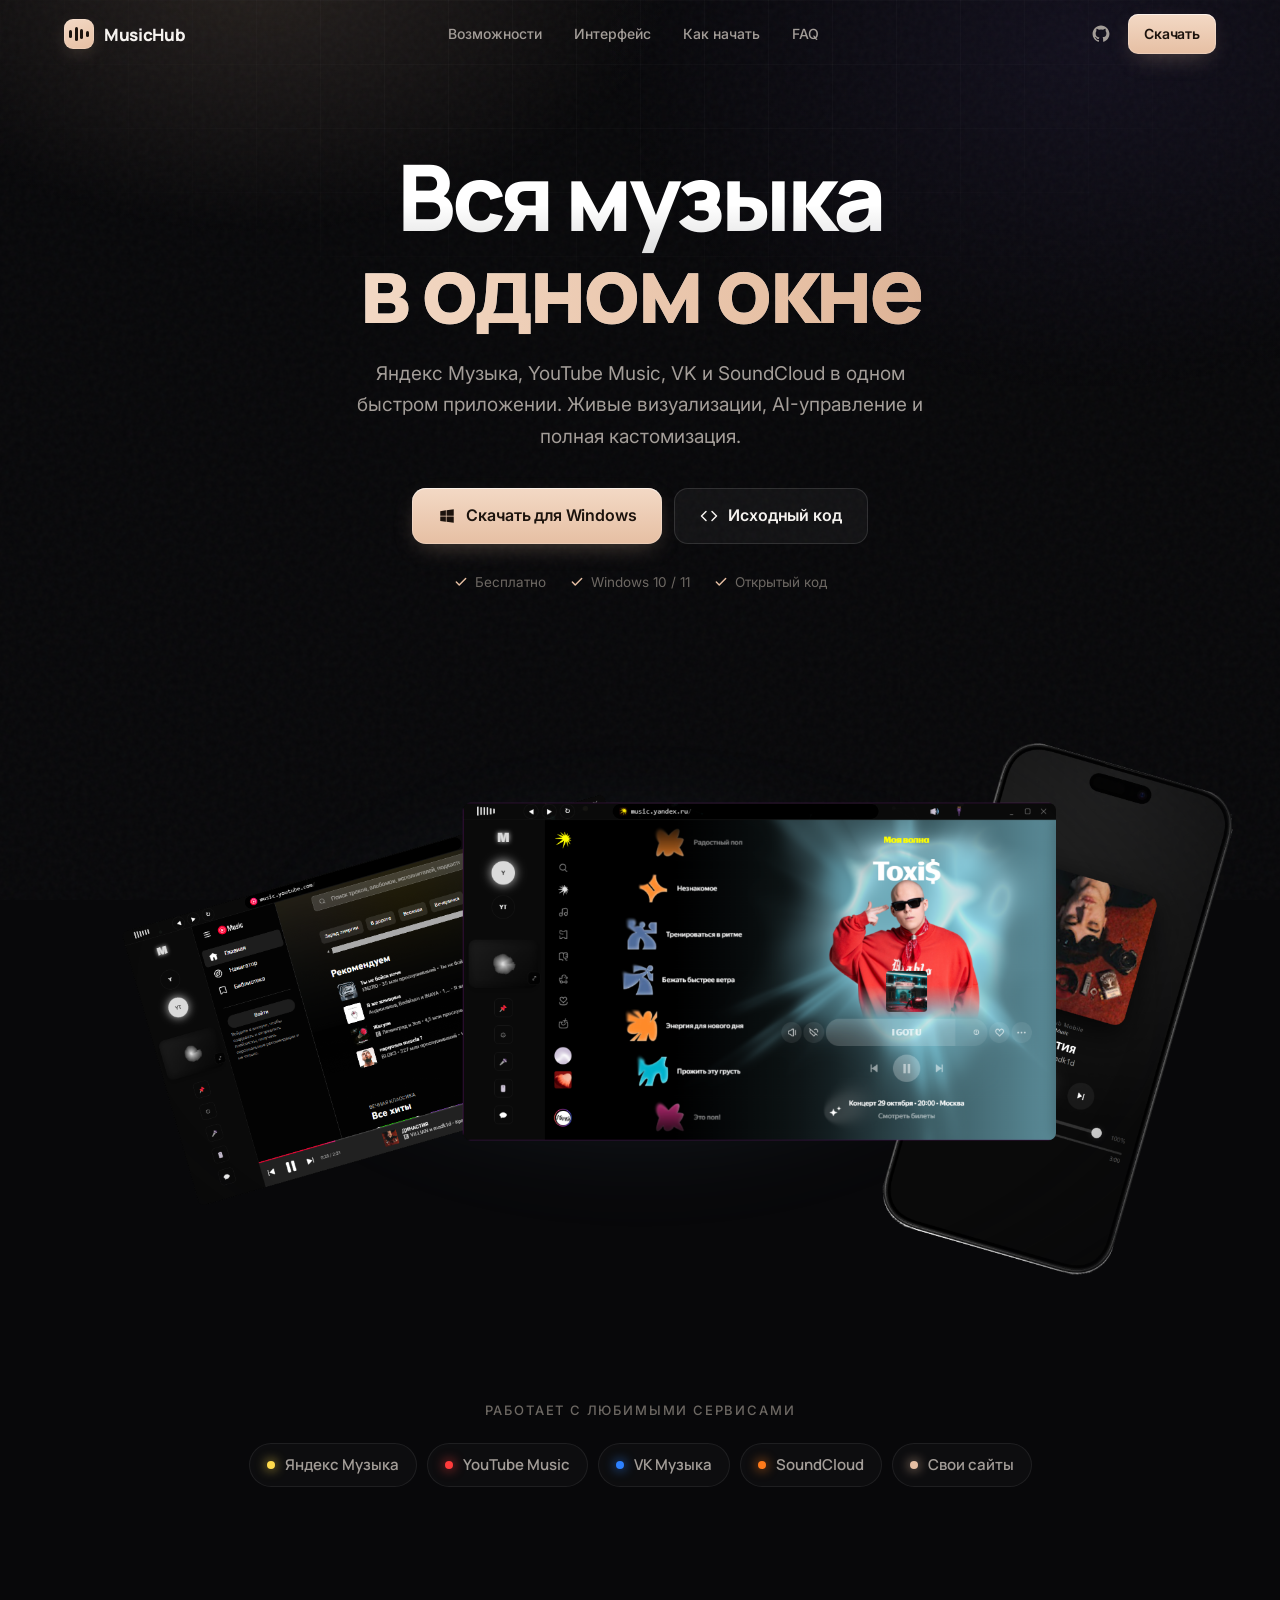
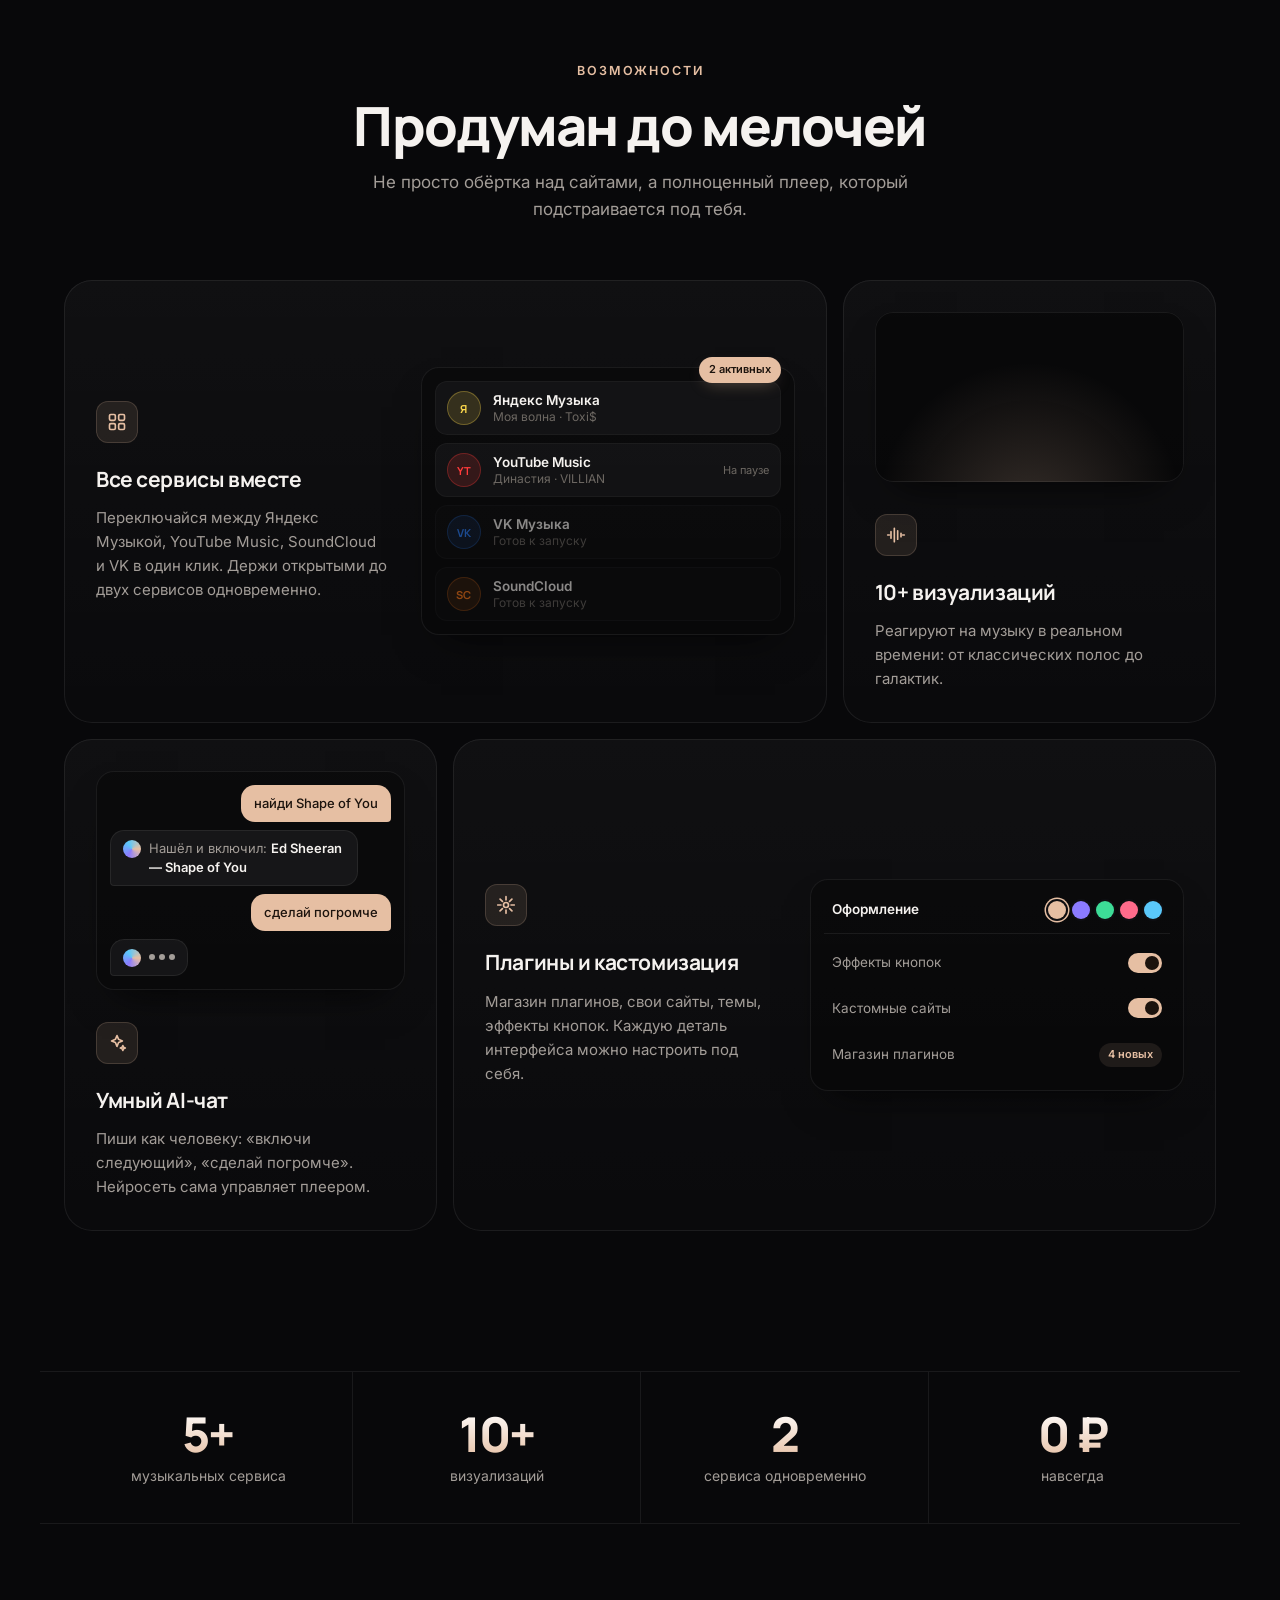
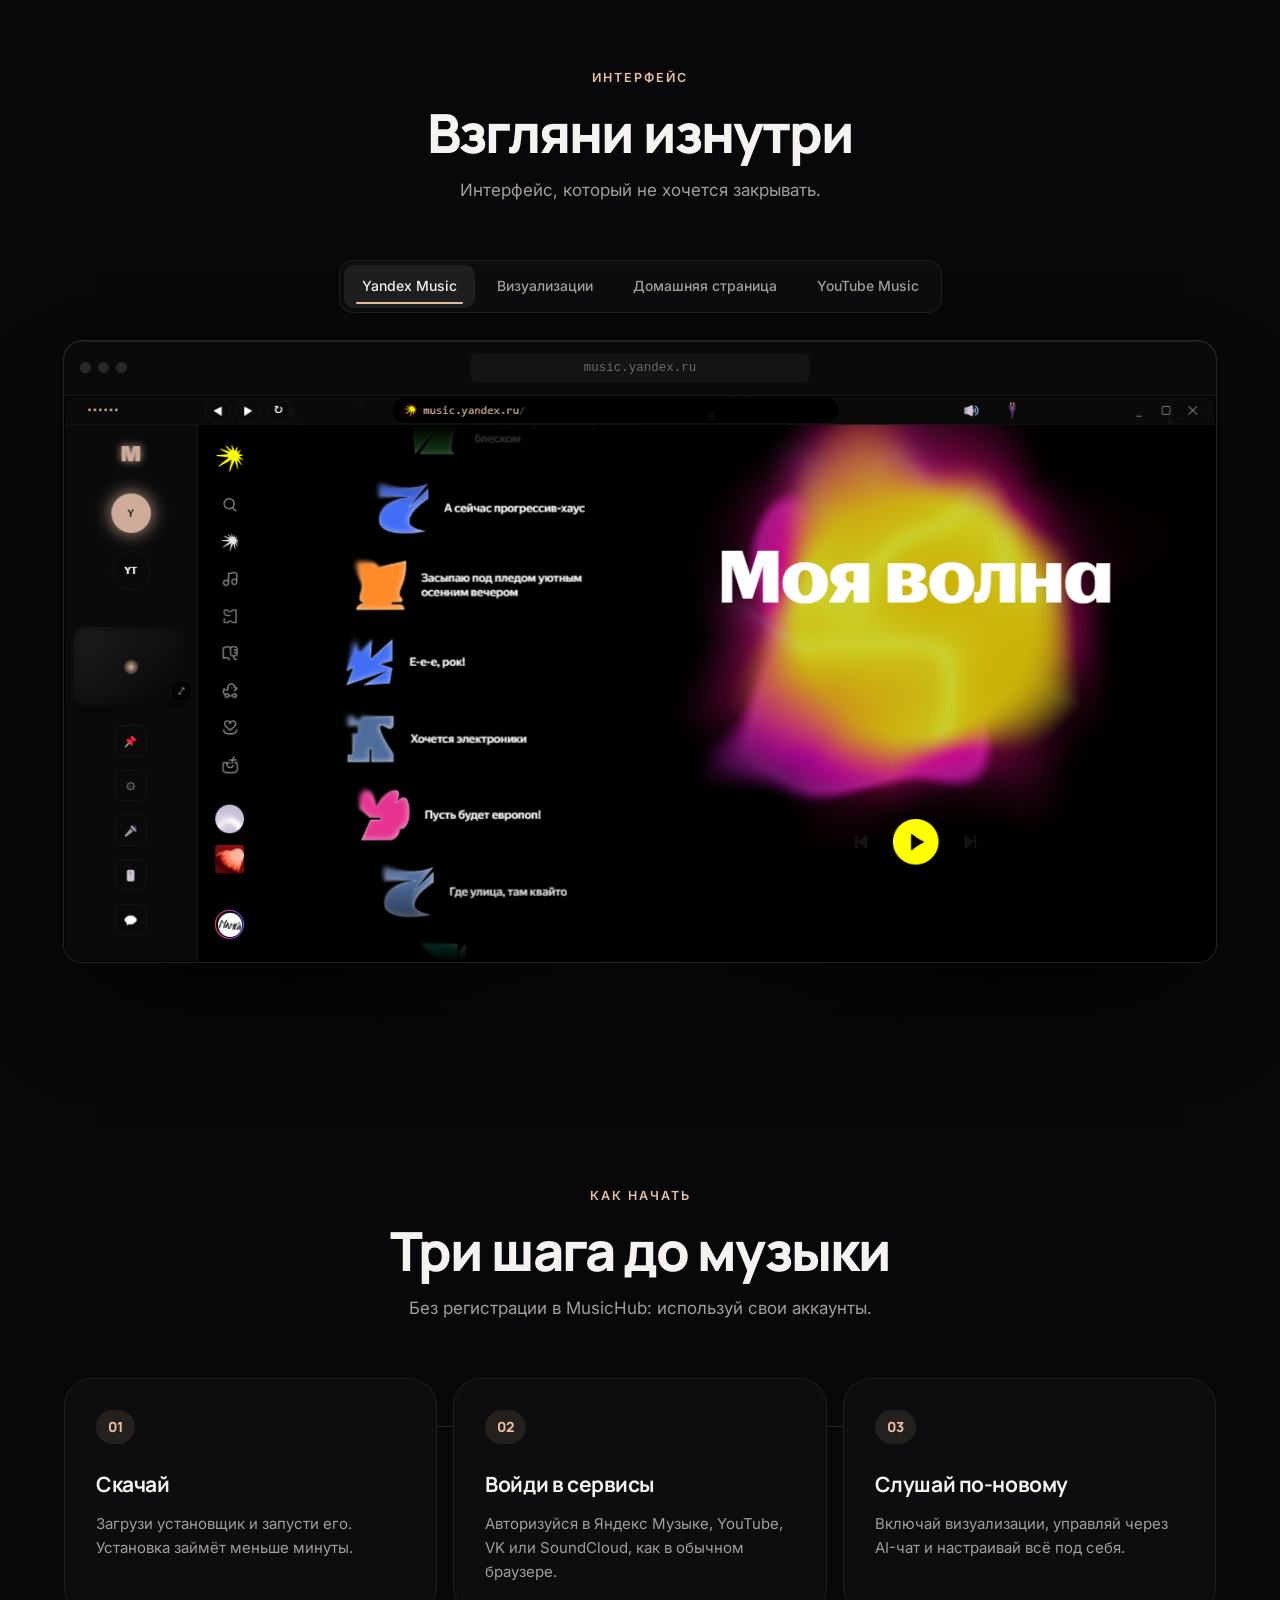
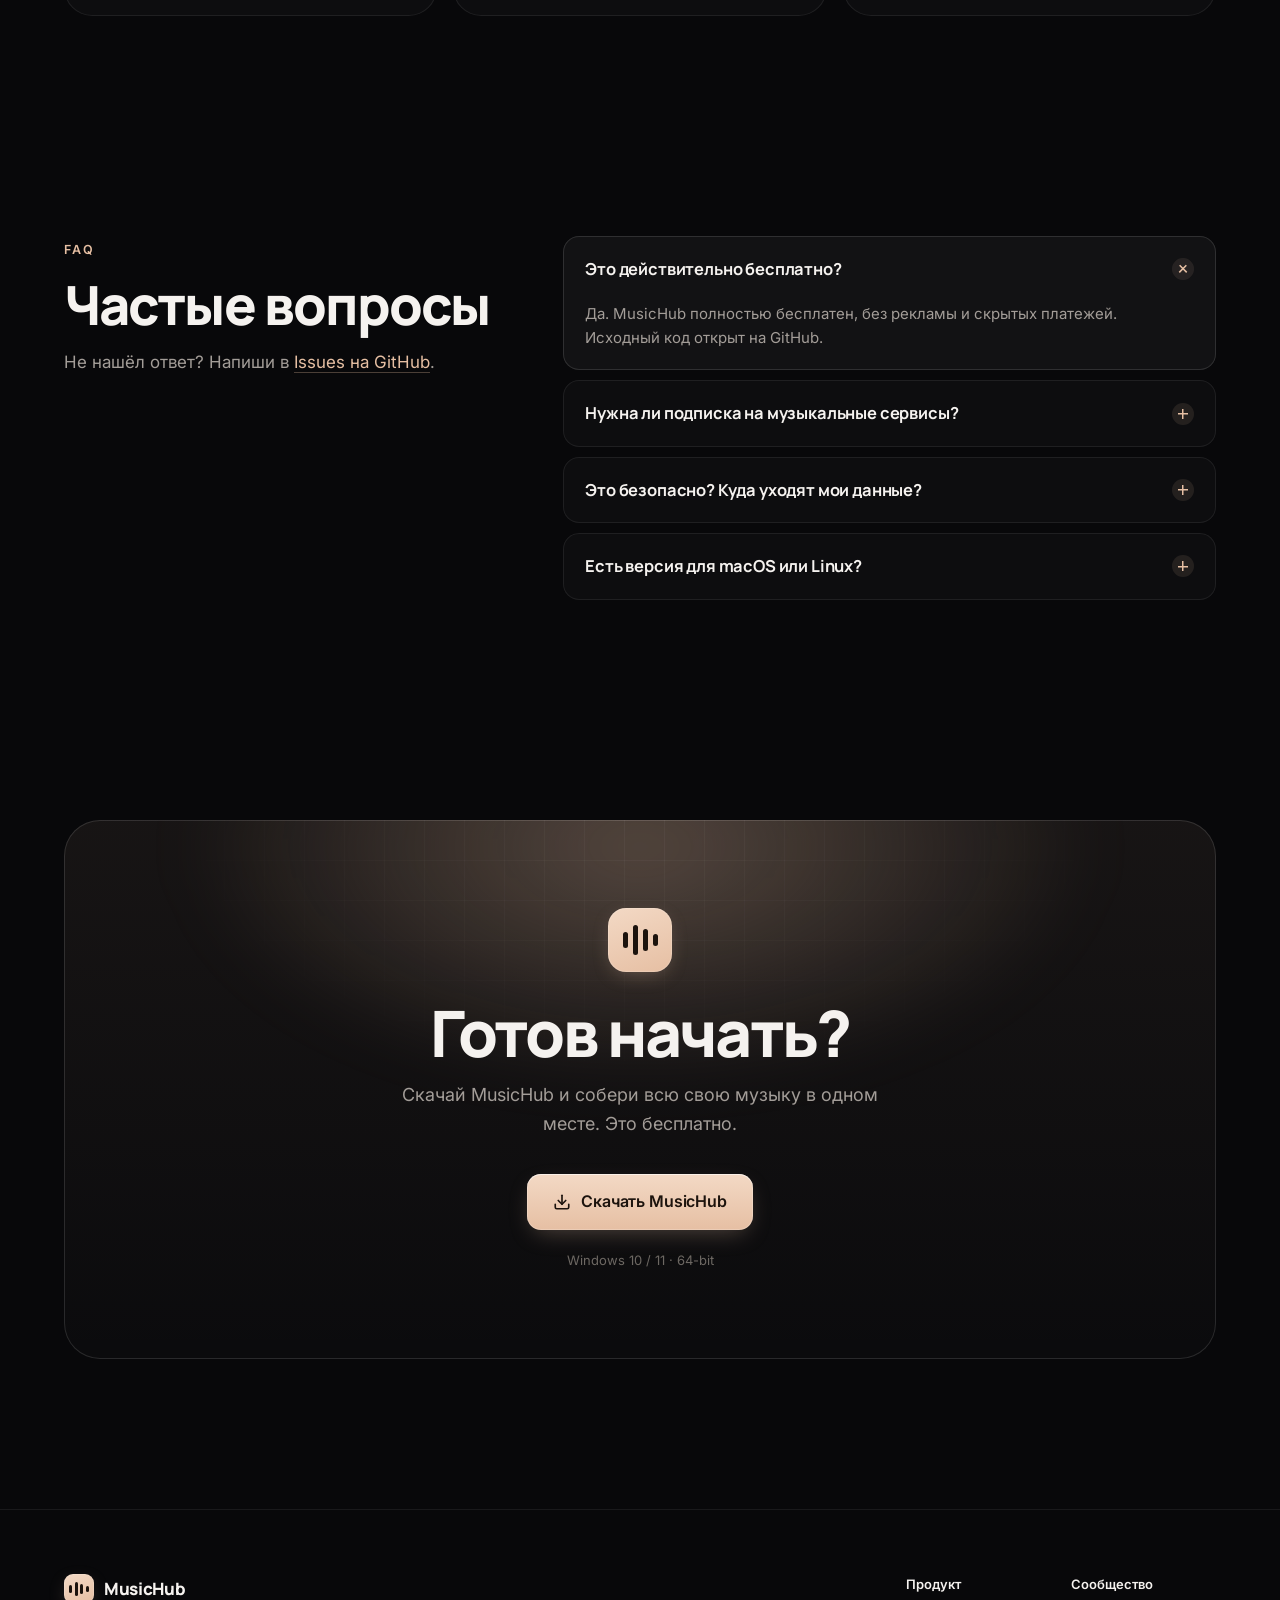
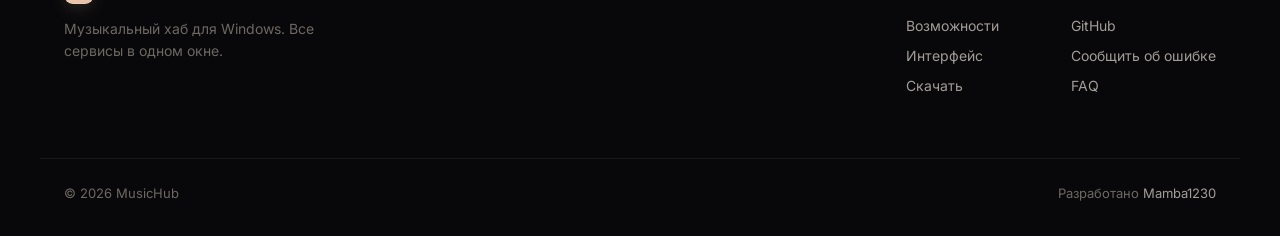
<file: index.html>
<!DOCTYPE html>
<html lang="ru">
<head>
    <meta charset="UTF-8">
    
    <!-- Yandex.Metrika counter -->
<script type="text/javascript">
    (function(m,e,t,r,i,k,a){
        m[i]=m[i]||function(){(m[i].a=m[i].a||[]).push(arguments)};
        m[i].l=1*new Date();
        for (var j = 0; j < document.scripts.length; j++) {if (document.scripts[j].src === r) { return; }}
        k=e.createElement(t),a=e.getElementsByTagName(t)[0],k.async=1,k.src=r,a.parentNode.insertBefore(k,a)
    })(window, document,'script','https://mc.yandex.ru/metrika/tag.js?id=113757098', 'ym');

    ym(113757098, 'init', {ssr:true, webvisor:true, clickmap:true, ecommerce:"dataLayer", referrer: document.referrer, url: location.href, accurateTrackBounce:true, trackLinks:true});
</script>
<noscript><div><img src="https://mc.yandex.ru/watch/113757098" style="position:absolute; left:-9999px;" alt="" /></div></noscript>
<!-- /Yandex.Metrika counter -->

    <meta name="viewport" content="width=device-width, initial-scale=1.0">
    <title>MusicHub — вся музыка в одном окне</title>
    <meta name="description" content="MusicHub — бесплатный десктопный плеер для Windows. Яндекс Музыка, YouTube Music, VK и SoundCloud в одном окне, живые визуализации и AI-управление.">
    <meta name="theme-color" content="#08080a">

    <meta property="og:title" content="MusicHub — вся музыка в одном окне">
    <meta property="og:description" content="Яндекс Музыка, YouTube Music, VK и SoundCloud в одном приложении. Бесплатно.">
    <meta property="og:image" content="img/main-screenshot.png">
    <meta property="og:type" content="website">

    <link rel="icon" href="favicon.ico" type="image/x-icon">
    <link rel="preconnect" href="https://fonts.googleapis.com">
    <link rel="preconnect" href="https://fonts.gstatic.com" crossorigin>
    <link href="https://fonts.googleapis.com/css2?family=Inter:wght@400;500;600&family=Manrope:wght@500;600;700;800&display=swap" rel="stylesheet">
    <link rel="stylesheet" href="style.css">
</head>
<body>

    <div class="bg-grid" aria-hidden="true"></div>
    <div class="bg-aurora" aria-hidden="true"></div>
    <div class="bg-noise" aria-hidden="true"></div>


    <header class="nav" id="nav">
        <div class="nav-inner">
            <a href="#top" class="logo" aria-label="MusicHub — на главную">
                <span class="logo-mark" aria-hidden="true"><i></i><i></i><i></i><i></i></span>
                <span class="logo-text">MusicHub</span>
            </a>

            <nav class="nav-links" id="navLinks">
                <a href="#features">Возможности</a>
                <a href="#screenshots">Интерфейс</a>
                <a href="#how">Как начать</a>
                <a href="#faq">FAQ</a>
            </nav>

            <div class="nav-actions">
                <a href="https://github.com/Mamba1230/MusicHub" class="nav-icon" aria-label="GitHub" target="_blank" rel="noopener">
                    <svg width="18" height="18" viewBox="0 0 24 24" fill="currentColor"><path d="M12 .5C5.73.5.75 5.48.75 11.75c0 4.97 3.22 9.18 7.69 10.67.56.1.77-.24.77-.54v-1.9c-3.13.68-3.79-1.51-3.79-1.51-.51-1.3-1.25-1.65-1.25-1.65-1.02-.7.08-.69.08-.69 1.13.08 1.72 1.16 1.72 1.16 1 1.72 2.64 1.22 3.28.93.1-.73.39-1.22.71-1.5-2.5-.28-5.13-1.25-5.13-5.57 0-1.23.44-2.24 1.16-3.03-.12-.28-.5-1.43.11-2.98 0 0 .95-.3 3.1 1.16a10.7 10.7 0 0 1 5.64 0c2.15-1.46 3.1-1.16 3.1-1.16.61 1.55.23 2.7.11 2.98.72.79 1.16 1.8 1.16 3.03 0 4.33-2.64 5.28-5.15 5.56.4.35.76 1.03.76 2.08v3.08c0 .3.2.65.78.54 4.46-1.5 7.68-5.7 7.68-10.67C23.25 5.48 18.27.5 12 .5Z"/></svg>
                </a>
                <a href="https://download.mawba-1230.workers.dev/" class="btn btn-primary btn-sm">Скачать</a>
                <button class="burger" id="burger" aria-label="Открыть меню" aria-expanded="false">
                    <span></span><span></span>
                </button>
            </div>
        </div>
    </header>

    <main id="top">


        <section class="hero">
            <div class="container hero-inner">
                <h1 class="hero-title reveal" data-delay="1">
                    Вся музыка<br>
                    <span class="accent-text">в одном окне</span>
                </h1>

                <p class="hero-sub reveal" data-delay="2">
                    Яндекс Музыка, YouTube Music, VK и SoundCloud в одном быстром приложении.
                    Живые визуализации, AI-управление и полная кастомизация.
                </p>

                <div class="hero-actions reveal" data-delay="3">
                    <a href="https://download.mawba-1230.workers.dev/" class="btn btn-primary btn-lg">
                        <svg width="18" height="18" viewBox="0 0 24 24" fill="currentColor"><path d="M3 5.5 10.5 4.4v7.1H3V5.5Zm0 13 7.5 1.1v-7H3v5.9Zm8.4 1.2L21 21v-8.4h-9.6v7.1Zm0-15.4v7.2H21V3l-9.6 1.3Z"/></svg>
                        Скачать для Windows
                    </a>
                    <a href="https://github.com/Mamba1230/MusicHub" class="btn btn-ghost btn-lg" target="_blank" rel="noopener">
                        <svg width="18" height="18" viewBox="0 0 24 24" fill="none" stroke="currentColor" stroke-width="2" stroke-linecap="round" stroke-linejoin="round"><polyline points="16 18 22 12 16 6"/><polyline points="8 6 2 12 8 18"/></svg>
                        Исходный код
                    </a>
                </div>

                <ul class="hero-meta reveal" data-delay="4">
                    <li><svg width="14" height="14" viewBox="0 0 24 24" fill="none" stroke="currentColor" stroke-width="2.5" stroke-linecap="round" stroke-linejoin="round"><polyline points="20 6 9 17 4 12"/></svg>Бесплатно</li>
                    <li><svg width="14" height="14" viewBox="0 0 24 24" fill="none" stroke="currentColor" stroke-width="2.5" stroke-linecap="round" stroke-linejoin="round"><polyline points="20 6 9 17 4 12"/></svg>Windows 10 / 11</li>
                    <li><svg width="14" height="14" viewBox="0 0 24 24" fill="none" stroke="currentColor" stroke-width="2.5" stroke-linecap="round" stroke-linejoin="round"><polyline points="20 6 9 17 4 12"/></svg>Открытый код</li>
                </ul>
            </div>

            <div class="hero-visual reveal" data-delay="3">
                <div class="hero-halo" aria-hidden="true"></div>
                <img src="img/main-screenshot.png" alt="Интерфейс MusicHub на десктопе и телефоне" width="1920" height="1080" fetchpriority="high">
            </div>
        </section>


        <section class="services">
            <div class="container">
                <p class="services-label">Работает с любимыми сервисами</p>
                <ul class="services-list">
                    <li><span class="svc-dot" style="--c:#ffdb4d"></span>Яндекс Музыка</li>
                    <li><span class="svc-dot" style="--c:#ff3b3b"></span>YouTube Music</li>
                    <li><span class="svc-dot" style="--c:#2d81ff"></span>VK Музыка</li>
                    <li><span class="svc-dot" style="--c:#ff7a1a"></span>SoundCloud</li>
                    <li><span class="svc-dot" style="--c:#e6bfa3"></span>Свои сайты</li>
                </ul>
            </div>
        </section>


        <section id="features" class="section">
            <div class="container">
                <div class="section-head reveal">
                    <span class="eyebrow">Возможности</span>
                    <h2>Продуман до мелочей</h2>
                    <p>Не просто обёртка над сайтами, а полноценный плеер, который подстраивается под тебя.</p>
                </div>

                <div class="bento">

                    <!-- Services -->
                    <article class="card card-span-2 reveal">
                        <div class="card-text">
                            <div class="card-icon">
                                <svg width="20" height="20" viewBox="0 0 24 24" fill="none" stroke="currentColor" stroke-width="2" stroke-linecap="round" stroke-linejoin="round"><rect x="3" y="3" width="7" height="7" rx="1.5"/><rect x="14" y="3" width="7" height="7" rx="1.5"/><rect x="3" y="14" width="7" height="7" rx="1.5"/><rect x="14" y="14" width="7" height="7" rx="1.5"/></svg>
                            </div>
                            <h3>Все сервисы вместе</h3>
                            <p>Переключайся между Яндекс Музыкой, YouTube Music, SoundCloud и VK в один клик. Держи открытыми до двух сервисов одновременно.</p>
                        </div>

                        <div class="mock mock-services" aria-hidden="true">
                            <div class="svc-row is-active">
                                <span class="svc-ico" style="--c:#ffdb4d">Я</span>
                                <div class="svc-info"><b>Яндекс Музыка</b><small>Моя волна · Toxi$</small></div>
                                <span class="eq"><i></i><i></i><i></i><i></i></span>
                            </div>
                            <div class="svc-row is-active">
                                <span class="svc-ico" style="--c:#ff3b3b">YT</span>
                                <div class="svc-info"><b>YouTube Music</b><small>Династия · VILLIAN</small></div>
                                <span class="svc-status">На паузе</span>
                            </div>
                            <div class="svc-row">
                                <span class="svc-ico" style="--c:#2d81ff">VK</span>
                                <div class="svc-info"><b>VK Музыка</b><small>Готов к запуску</small></div>
                            </div>
                            <div class="svc-row">
                                <span class="svc-ico" style="--c:#ff7a1a">SC</span>
                                <div class="svc-info"><b>SoundCloud</b><small>Готов к запуску</small></div>
                            </div>
                            <div class="svc-badge">2 активных</div>
                        </div>
                    </article>


                    <article class="card reveal" data-delay="1">
                        <div class="mock mock-viz" aria-hidden="true">
                            <div class="viz-bars">
                                <i></i><i></i><i></i><i></i><i></i><i></i><i></i><i></i><i></i><i></i><i></i><i></i><i></i><i></i><i></i><i></i><i></i><i></i><i></i><i></i>
                            </div>
                        </div>
                        <div class="card-text">
                            <div class="card-icon">
                                <svg width="20" height="20" viewBox="0 0 24 24" fill="none" stroke="currentColor" stroke-width="2" stroke-linecap="round" stroke-linejoin="round"><path d="M2 12h2M6 8v8M10 4v16M14 7v10M18 10v4M22 12h-2"/></svg>
                            </div>
                            <h3>10+ визуализаций</h3>
                            <p>Реагируют на музыку в реальном времени: от классических полос до галактик.</p>
                        </div>
                    </article>


                    <article class="card reveal">
                        <div class="mock mock-chat" aria-hidden="true">
                            <div class="msg msg-user">найди Shape of You</div>
                            <div class="msg msg-bot">
                                <span class="bot-ava"></span>
                                <span>Нашёл и включил: <b>Ed Sheeran — Shape of You</b></span>
                            </div>
                            <div class="msg msg-user">сделай погромче</div>
                            <div class="msg msg-bot typing"><span class="bot-ava"></span><span class="dots"><i></i><i></i><i></i></span></div>
                        </div>
                        <div class="card-text">
                            <div class="card-icon">
                                <svg width="20" height="20" viewBox="0 0 24 24" fill="none" stroke="currentColor" stroke-width="2" stroke-linecap="round" stroke-linejoin="round"><path d="M12 3l1.9 4.6L18.5 9.5l-4.6 1.9L12 16l-1.9-4.6L5.5 9.5l4.6-1.9L12 3Z"/><path d="M19 15l.9 2.1L22 18l-2.1.9L19 21l-.9-2.1L16 18l2.1-.9L19 15Z"/></svg>
                            </div>
                            <h3>Умный AI-чат</h3>
                            <p>Пиши как человеку: «включи следующий», «сделай погромче». Нейросеть сама управляет плеером.</p>
                        </div>
                    </article>


                    <article class="card card-span-2 reveal" data-delay="1">
                        <div class="card-text">
                            <div class="card-icon">
                                <svg width="20" height="20" viewBox="0 0 24 24" fill="none" stroke="currentColor" stroke-width="2" stroke-linecap="round" stroke-linejoin="round"><path d="M12 2v4M12 18v4M4.9 4.9l2.8 2.8M16.3 16.3l2.8 2.8M2 12h4M18 12h4M4.9 19.1l2.8-2.8M16.3 7.7l2.8-2.8"/><circle cx="12" cy="12" r="3"/></svg>
                            </div>
                            <h3>Плагины и кастомизация</h3>
                            <p>Магазин плагинов, свои сайты, темы, эффекты кнопок. Каждую деталь интерфейса можно настроить под себя.</p>
                        </div>

                        <div class="mock mock-settings" aria-hidden="true">
                            <div class="set-head">
                                <span>Оформление</span>
                                <div class="swatches">
                                    <i style="--c:#e6bfa3" class="on"></i>
                                    <i style="--c:#8b7bff"></i>
                                    <i style="--c:#3ddc97"></i>
                                    <i style="--c:#ff6b8b"></i>
                                    <i style="--c:#5ac8fa"></i>
                                </div>
                            </div>
                            <div class="set-row"><span>Эффекты кнопок</span><span class="toggle on"></span></div>
                            <div class="set-row"><span>Кастомные сайты</span><span class="toggle on"></span></div>
                            <div class="set-row"><span>Магазин плагинов</span><span class="set-chip">4 новых</span></div>
                        </div>
                    </article>
                </div>
            </div>
        </section>


        <section class="stats">
            <div class="container stats-grid">
                <div class="stat reveal"><b>5+</b><span>музыкальных сервиса</span></div>
                <div class="stat reveal" data-delay="1"><b>10+</b><span>визуализаций</span></div>
                <div class="stat reveal" data-delay="2"><b>2</b><span>сервиса одновременно</span></div>
                <div class="stat reveal" data-delay="3"><b>0 ₽</b><span>навсегда</span></div>
            </div>
        </section>


        <section id="screenshots" class="section">
            <div class="container">
                <div class="section-head reveal">
                    <span class="eyebrow">Интерфейс</span>
                    <h2>Взгляни изнутри</h2>
                    <p>Интерфейс, который не хочется закрывать.</p>
                </div>

                <div class="gallery reveal">
                    <div class="tabs" role="tablist">
                        <button class="tab is-active" role="tab" data-index="0">Yandex Music<span class="tab-progress"></span></button>
                        <button class="tab" role="tab" data-index="1">Визуализации<span class="tab-progress"></span></button>
                        <button class="tab" role="tab" data-index="2">Домашняя страница<span class="tab-progress"></span></button>
                        <button class="tab" role="tab" data-index="3">YouTube Music<span class="tab-progress"></span></button>
                    </div>

                    <div class="window">
                        <div class="window-bar">
                            <span class="wdots"><i></i><i></i><i></i></span>
                            <span class="window-url" id="windowUrl">music.yandex.ru</span>
                            <span class="wspacer"></span>
                        </div>
                        <div class="window-body">
                            <img src="img/screenshot-1.png" alt="Яндекс Музыка — Моя волна в MusicHub" class="shot is-active" loading="lazy">
                            <img src="img/screenshot-2.png" alt="Визуализатор MusicHub" class="shot" loading="lazy">
                            <img src="img/screenshot-3.png" alt="Главный экран и AI-управление" class="shot" loading="lazy">
                            <img src="img/screenshot-4.png" alt="YouTube Music в MusicHub" class="shot" loading="lazy">
                        </div>
                    </div>
                    <div class="window-glow" aria-hidden="true"></div>
                </div>
            </div>
        </section>


        <section id="how" class="section">
            <div class="container">
                <div class="section-head reveal">
                    <span class="eyebrow">Как начать</span>
                    <h2>Три шага до музыки</h2>
                    <p>Без регистрации в MusicHub: используй свои аккаунты.</p>
                </div>

                <ol class="steps">
                    <li class="step reveal">
                        <span class="step-num">01</span>
                        <h3>Скачай</h3>
                        <p>Загрузи установщик и запусти его. Установка займёт меньше минуты.</p>
                    </li>
                    <li class="step reveal" data-delay="1">
                        <span class="step-num">02</span>
                        <h3>Войди в сервисы</h3>
                        <p>Авторизуйся в Яндекс Музыке, YouTube, VK или SoundCloud, как в обычном браузере.</p>
                    </li>
                    <li class="step reveal" data-delay="2">
                        <span class="step-num">03</span>
                        <h3>Слушай по-новому</h3>
                        <p>Включай визуализации, управляй через AI-чат и настраивай всё под себя.</p>
                    </li>
                </ol>
            </div>
        </section>


        <section id="faq" class="section">
            <div class="container faq-wrap">
                <div class="section-head section-head-left reveal">
                    <span class="eyebrow">FAQ</span>
                    <h2>Частые вопросы</h2>
                    <p>Не нашёл ответ? Напиши в <a href="https://github.com/Mamba1230/MusicHub/issues" target="_blank" rel="noopener" class="link">Issues на GitHub</a>.</p>
                </div>

                <div class="faq reveal" data-delay="1">
                    <details open>
                        <summary>Это действительно бесплатно?</summary>
                        <p>Да. MusicHub полностью бесплатен, без рекламы и скрытых платежей. Исходный код открыт на GitHub.</p>
                    </details>
                    <details>
                        <summary>Нужна ли подписка на музыкальные сервисы?</summary>
                        <p>MusicHub открывает официальные веб-версии сервисов, поэтому действуют условия твоего аккаунта: что доступно на сайте, то доступно и в приложении.</p>
                    </details>
                    <details>
                        <summary>Это безопасно? Куда уходят мои данные?</summary>
                        <p>Вход выполняется напрямую на сайтах сервисов. Код приложения открыт, его можно проверить самостоятельно.</p>
                    </details>
                    <details>
                        <summary>Есть версия для macOS или Linux?</summary>
                        <p>Пока MusicHub доступен только для Windows 10 и 11 (64-bit). Следи за обновлениями на GitHub.</p>
                    </details>
                </div>
            </div>
        </section>


        <section id="download" class="section">
            <div class="container">
                <div class="cta reveal">
                    <div class="cta-glow" aria-hidden="true"></div>
                    <div class="cta-grid" aria-hidden="true"></div>
                    <span class="logo-mark logo-mark-lg" aria-hidden="true"><i></i><i></i><i></i><i></i></span>
                    <h2>Готов начать?</h2>
                    <p>Скачай MusicHub и собери всю свою музыку в одном месте. Это бесплатно.</p>
                    <div class="cta-actions">
                        <a href="https://download.mawba-1230.workers.dev/" class="btn btn-primary btn-lg btn-shine">
                            <svg width="18" height="18" viewBox="0 0 24 24" fill="none" stroke="currentColor" stroke-width="2.2" stroke-linecap="round" stroke-linejoin="round"><path d="M21 15v4a2 2 0 0 1-2 2H5a2 2 0 0 1-2-2v-4"/><polyline points="7 10 12 15 17 10"/><line x1="12" y1="15" x2="12" y2="3"/></svg>
                            Скачать MusicHub
                        </a>
                    </div>
                    <span class="sys-req">Windows 10 / 11 · 64-bit</span>
                </div>
            </div>
        </section>
    </main>


    <footer class="footer">
        <div class="container footer-inner">
            <div class="footer-brand">
                <a href="#top" class="logo">
                    <span class="logo-mark" aria-hidden="true"><i></i><i></i><i></i><i></i></span>
                    <span class="logo-text">MusicHub</span>
                </a>
                <p>Музыкальный хаб для Windows. Все сервисы в одном окне.</p>
            </div>
            <div class="footer-cols">
                <div>
                    <h4>Продукт</h4>
                    <a href="#features">Возможности</a>
                    <a href="#screenshots">Интерфейс</a>
                    <a href="#download">Скачать</a>
                </div>
                <div>
                    <h4>Сообщество</h4>
                    <a href="https://github.com/Mamba1230/MusicHub" target="_blank" rel="noopener">GitHub</a>
                    <a href="https://github.com/Mamba1230/MusicHub/issues" target="_blank" rel="noopener">Сообщить об ошибке</a>
                    <a href="#faq">FAQ</a>
                </div>
            </div>
        </div>
        <div class="container footer-bottom">
            <span>© <span id="year">2026</span> MusicHub</span>
            <span>Разработано <a href="https://github.com/Mamba1230" target="_blank" rel="noopener">Mamba1230</a></span>
        </div>
    </footer>

    <script>
    (() => {
        const reduce = matchMedia('(prefers-reduced-motion: reduce)').matches;


        document.getElementById('year').textContent = new Date().getFullYear();


        const nav = document.getElementById('nav');
        const onScroll = () => nav.classList.toggle('is-scrolled', scrollY > 20);
        onScroll();
        addEventListener('scroll', onScroll, { passive: true });


        const burger = document.getElementById('burger');
        burger.addEventListener('click', () => {
            const open = nav.classList.toggle('is-open');
            burger.setAttribute('aria-expanded', open);
            document.body.style.overflow = open ? 'hidden' : '';
        });


        document.querySelectorAll('a[href^="#"]').forEach(a => {
            a.addEventListener('click', e => {
                const id = a.getAttribute('href');
                const target = id === '#top' ? document.body : document.querySelector(id);
                if (!target) return;
                e.preventDefault();
                nav.classList.remove('is-open');
                burger.setAttribute('aria-expanded', false);
                document.body.style.overflow = '';
                const y = id === '#top' ? 0 : target.getBoundingClientRect().top + scrollY - 80;
                scrollTo({ top: y, behavior: reduce ? 'auto' : 'smooth' });
            });
        });


        const io = new IntersectionObserver(entries => {
            entries.forEach(en => {
                if (en.isIntersecting) { en.target.classList.add('is-visible'); io.unobserve(en.target); }
            });
        }, { threshold: 0.12, rootMargin: '0px 0px -40px 0px' });
        document.querySelectorAll('.reveal').forEach(el => io.observe(el));


        document.querySelectorAll('.card').forEach(card => {
            card.addEventListener('pointermove', e => {
                const r = card.getBoundingClientRect();
                card.style.setProperty('--mx', `${e.clientX - r.left}px`);
                card.style.setProperty('--my', `${e.clientY - r.top}px`);
            });
        });


        const tabs = [...document.querySelectorAll('.tab')];
        const shots = [...document.querySelectorAll('.shot')];
        const urls = ['music.yandex.ru', 'Визуализатор', 'Home', 'music.youtube.com/explore'];
        const urlEl = document.getElementById('windowUrl');
        const gallery = document.querySelector('.gallery');
        const DURATION = 6000;
        let current = 0, timer;

        const show = i => {
            current = i;
            tabs.forEach((t, k) => {
                t.classList.toggle('is-active', k === i);
                t.setAttribute('aria-selected', k === i);
            });
            shots.forEach((s, k) => s.classList.toggle('is-active', k === i));
            urlEl.textContent = urls[i];
        };
        const schedule = () => {
            clearTimeout(timer);
            if (reduce) return;
            gallery.style.setProperty('--dur', DURATION + 'ms');
            timer = setTimeout(() => { show((current + 1) % tabs.length); schedule(); }, DURATION);
        };
        tabs.forEach((t, i) => t.addEventListener('click', () => { show(i); schedule(); }));
        gallery.addEventListener('mouseenter', () => { clearTimeout(timer); gallery.classList.add('is-paused'); });
        gallery.addEventListener('mouseleave', () => { gallery.classList.remove('is-paused'); show(current); schedule(); });
        schedule();
    })();
    </script>
</body>
</html>
</file>
<file: style.css>
/* =========================================================
   MusicHub — Landing
   ========================================================= */

:root {
    --bg: #08080a;
    --bg-elev: #0e0e11;
    --surface: rgba(255, 255, 255, 0.025);
    --surface-2: rgba(255, 255, 255, 0.045);
    --border: rgba(255, 255, 255, 0.07);
    --border-strong: rgba(255, 255, 255, 0.12);

    --text: #f5f2ef;
    --muted: #a39d98;
    --dim: #6d6863;

    --accent: #e6bfa3;
    --accent-2: #f3d9c5;
    --accent-ink: #1c130d;
    --accent-glow: rgba(230, 191, 163, 0.35);
    --accent-soft: rgba(230, 191, 163, 0.1);

    --font-head: 'Manrope', system-ui, sans-serif;
    --font-body: 'Inter', system-ui, sans-serif;

    --radius: 20px;
    --radius-lg: 28px;
    --ease: cubic-bezier(0.16, 1, 0.3, 1);
    --container: 1200px;
}

*, *::before, *::after { margin: 0; padding: 0; box-sizing: border-box; }

html { -webkit-text-size-adjust: 100%; }

body {
    font-family: var(--font-body);
    background: var(--bg);
    color: var(--text);
    line-height: 1.6;
    font-size: 16px;
    overflow-x: hidden;
    -webkit-font-smoothing: antialiased;
    -moz-osx-font-smoothing: grayscale;
    text-rendering: optimizeLegibility;
}

img { display: block; max-width: 100%; height: auto; }
a { color: inherit; text-decoration: none; }
button { font: inherit; color: inherit; background: none; border: 0; cursor: pointer; }
ul, ol { list-style: none; }

::selection { background: var(--accent); color: var(--accent-ink); }

:focus-visible {
    outline: 2px solid var(--accent);
    outline-offset: 3px;
    border-radius: 8px;
}

.container {
    width: 100%;
    max-width: var(--container);
    margin: 0 auto;
    padding: 0 24px;
}

/* ---------- Background ---------- */

.bg-grid {
    position: fixed; inset: 0; z-index: -3; pointer-events: none;
    background-image:
        linear-gradient(rgba(255,255,255,0.025) 1px, transparent 1px),
        linear-gradient(90deg, rgba(255,255,255,0.025) 1px, transparent 1px);
    background-size: 64px 64px;
    mask-image: radial-gradient(ellipse 80% 60% at 50% 0%, #000 30%, transparent 75%);
    -webkit-mask-image: radial-gradient(ellipse 80% 60% at 50% 0%, #000 30%, transparent 75%);
}

.bg-aurora {
    position: fixed; inset: 0; z-index: -2; pointer-events: none;
    background:
        radial-gradient(600px 400px at 20% -5%, rgba(230, 191, 163, 0.14), transparent 70%),
        radial-gradient(700px 500px at 85% 5%, rgba(140, 110, 255, 0.08), transparent 70%);
}

.bg-noise {
    position: fixed; inset: 0; z-index: -1; pointer-events: none;
    opacity: 0.035;
    background-image: url("data:image/svg+xml,%3Csvg viewBox='0 0 200 200' xmlns='http://www.w3.org/2000/svg'%3E%3Cfilter id='n'%3E%3CfeTurbulence type='fractalNoise' baseFrequency='0.8' numOctaves='3' stitchTiles='stitch'/%3E%3C/filter%3E%3Crect width='100%25' height='100%25' filter='url(%23n)'/%3E%3C/svg%3E");
}

/* ---------- Logo ---------- */

.logo {
    display: inline-flex; align-items: center; gap: 10px;
    font-family: var(--font-head); font-weight: 800; font-size: 17px;
    letter-spacing: -0.02em;
}

.logo-mark {
    width: 30px; height: 30px;
    display: inline-flex; align-items: center; justify-content: center; gap: 2.5px;
    border-radius: 9px;
    background: linear-gradient(160deg, var(--accent-2), var(--accent));
    box-shadow: 0 0 0 1px rgba(255,255,255,0.15) inset, 0 6px 20px -6px var(--accent-glow);
}
.logo-mark i {
    width: 3px; border-radius: 2px; background: var(--accent-ink);
    animation: eq 1.2s ease-in-out infinite;
}
.logo-mark i:nth-child(1) { height: 8px;  animation-delay: -0.2s; }
.logo-mark i:nth-child(2) { height: 14px; animation-delay: -0.6s; }
.logo-mark i:nth-child(3) { height: 10px; animation-delay: -0.4s; }
.logo-mark i:nth-child(4) { height: 6px;  animation-delay: -0.9s; }

.logo-mark-lg { width: 64px; height: 64px; border-radius: 18px; gap: 5px; margin-bottom: 28px; }
.logo-mark-lg i { width: 5px; border-radius: 3px; }
.logo-mark-lg i:nth-child(1) { height: 16px; }
.logo-mark-lg i:nth-child(2) { height: 30px; }
.logo-mark-lg i:nth-child(3) { height: 22px; }
.logo-mark-lg i:nth-child(4) { height: 12px; }

@keyframes eq {
    0%, 100% { transform: scaleY(1); }
    50% { transform: scaleY(0.45); }
}

/* ---------- Nav ---------- */

.nav {
    position: fixed; top: 0; left: 0; right: 0; z-index: 100;
    padding: 14px 0;
    transition: background 0.4s var(--ease), border-color 0.4s, padding 0.4s var(--ease);
    border-bottom: 1px solid transparent;
}
.nav.is-scrolled {
    background: rgba(8, 8, 10, 0.72);
    backdrop-filter: blur(18px) saturate(160%);
    -webkit-backdrop-filter: blur(18px) saturate(160%);
    border-bottom-color: var(--border);
    padding: 10px 0;
}

.nav-inner {
    max-width: var(--container); margin: 0 auto; padding: 0 24px;
    display: flex; align-items: center; justify-content: space-between; gap: 24px;
}

.nav-links { display: flex; gap: 4px; }
.nav-links a {
    font-size: 14px; font-weight: 500; color: var(--muted);
    padding: 8px 14px; border-radius: 10px;
    transition: color 0.2s, background 0.2s;
}
.nav-links a:hover { color: var(--text); background: var(--surface-2); }

.nav-actions { display: flex; align-items: center; gap: 8px; }

.nav-icon {
    width: 38px; height: 38px; display: grid; place-items: center;
    border-radius: 10px; color: var(--muted);
    transition: color 0.2s, background 0.2s;
}
.nav-icon:hover { color: var(--text); background: var(--surface-2); }

.burger { display: none; width: 40px; height: 40px; border-radius: 10px; position: relative; }
.burger span {
    position: absolute; left: 11px; right: 11px; height: 1.5px; background: var(--text);
    transition: transform 0.3s var(--ease), top 0.3s var(--ease);
}
.burger span:nth-child(1) { top: 16px; }
.burger span:nth-child(2) { top: 23px; }
.nav.is-open .burger span:nth-child(1) { top: 19.5px; transform: rotate(45deg); }
.nav.is-open .burger span:nth-child(2) { top: 19.5px; transform: rotate(-45deg); }

/* ---------- Buttons ---------- */

.btn {
    position: relative;
    display: inline-flex; align-items: center; justify-content: center; gap: 10px;
    padding: 12px 22px;
    border-radius: 12px;
    font-size: 15px; font-weight: 600; letter-spacing: -0.01em;
    white-space: nowrap;
    transition: transform 0.25s var(--ease), box-shadow 0.25s var(--ease), background 0.25s, border-color 0.25s;
    overflow: hidden;
}
.btn:active { transform: translateY(0) scale(0.98); }

.btn-sm { padding: 9px 16px; font-size: 14px; border-radius: 10px; }
.btn-lg { padding: 15px 26px; font-size: 16px; border-radius: 14px; }

.btn-primary {
    color: var(--accent-ink);
    background: linear-gradient(180deg, var(--accent-2), var(--accent));
    box-shadow:
        0 0 0 1px rgba(255,255,255,0.2) inset,
        0 1px 0 rgba(255,255,255,0.5) inset,
        0 8px 24px -8px var(--accent-glow);
}
.btn-primary:hover {
    transform: translateY(-2px);
    box-shadow:
        0 0 0 1px rgba(255,255,255,0.25) inset,
        0 1px 0 rgba(255,255,255,0.6) inset,
        0 14px 36px -8px rgba(230, 191, 163, 0.55);
}

.btn-ghost {
    color: var(--text);
    background: var(--surface-2);
    box-shadow: 0 0 0 1px var(--border-strong) inset;
}
.btn-ghost:hover {
    transform: translateY(-2px);
    background: rgba(255,255,255,0.07);
    box-shadow: 0 0 0 1px rgba(255,255,255,0.2) inset;
}

.btn-shine::after {
    content: ''; position: absolute; top: 0; left: -120%; width: 60%; height: 100%;
    background: linear-gradient(100deg, transparent, rgba(255,255,255,0.55), transparent);
    transform: skewX(-20deg);
    animation: shine 4s var(--ease) infinite;
}
@keyframes shine {
    0%, 60% { left: -120%; }
    100% { left: 160%; }
}

/* ---------- Hero ---------- */

.hero {
    position: relative;
    padding: 150px 0 40px;
    text-align: center;
}

.hero-inner { display: flex; flex-direction: column; align-items: center; }

.pill {
    display: inline-flex; align-items: center; gap: 10px;
    padding: 5px 14px 5px 5px;
    border-radius: 100px;
    background: var(--surface-2);
    box-shadow: 0 0 0 1px var(--border-strong) inset;
    font-size: 13px; font-weight: 500; color: var(--muted);
    margin-bottom: 28px;
    transition: color 0.2s, background 0.2s;
}
.pill:hover { color: var(--text); background: rgba(255,255,255,0.07); }
.pill svg { transition: transform 0.25s var(--ease); }
.pill:hover svg { transform: translateX(3px); }
.pill-tag {
    padding: 3px 10px; border-radius: 100px;
    background: var(--accent-soft); color: var(--accent);
    font-weight: 600; font-size: 12px;
    box-shadow: 0 0 0 1px rgba(230,191,163,0.25) inset;
}

.hero-title {
    font-family: var(--font-head);
    font-weight: 800;
    font-size: clamp(44px, 7.5vw, 92px);
    line-height: 1;
    letter-spacing: -0.045em;
    margin-bottom: 24px;
    background: linear-gradient(180deg, #fff 30%, rgba(255,255,255,0.65));
    -webkit-background-clip: text; background-clip: text;
    -webkit-text-fill-color: transparent;
}

.accent-text {
    background: linear-gradient(100deg, var(--accent-2) 0%, var(--accent) 40%, #c99a7c 70%, var(--accent-2) 100%);
    background-size: 200% auto;
    -webkit-background-clip: text; background-clip: text;
    -webkit-text-fill-color: transparent;
    animation: gradient-move 8s linear infinite;
}
@keyframes gradient-move { to { background-position: 200% center; } }

.hero-sub {
    font-size: clamp(16px, 1.6vw, 19px);
    color: var(--muted);
    max-width: 580px;
    margin-bottom: 36px;
    line-height: 1.65;
}

.hero-actions { display: flex; gap: 12px; flex-wrap: wrap; justify-content: center; }

.hero-meta {
    display: flex; gap: 24px; flex-wrap: wrap; justify-content: center;
    margin-top: 28px;
    font-size: 13.5px; color: var(--dim);
}
.hero-meta li { display: inline-flex; align-items: center; gap: 7px; }
.hero-meta svg { color: var(--accent); }

.hero-visual {
    position: relative;
    max-width: 1320px;
    margin: 40px auto 0;
    padding: 0 12px;
}
.hero-visual img {
    position: relative; z-index: 1;
    width: 100%;
    mask-image: radial-gradient(ellipse 70% 75% at 50% 50%, #000 55%, transparent 100%);
    -webkit-mask-image: radial-gradient(ellipse 70% 75% at 50% 50%, #000 55%, transparent 100%);
}
.hero-halo {
    position: absolute; z-index: 0;
    left: 50%; top: 50%;
    width: 60%; height: 55%;
    transform: translate(-50%, -50%);
    background: radial-gradient(closest-side, rgba(230,191,163,0.22), rgba(120,170,200,0.1) 50%, transparent);
    filter: blur(40px);
    animation: halo 9s ease-in-out infinite;
}
@keyframes halo {
    0%, 100% { opacity: 0.8; transform: translate(-50%, -50%) scale(1); }
    50% { opacity: 1; transform: translate(-50%, -50%) scale(1.08); }
}

/* ---------- Services strip ---------- */

.services { padding: 20px 0 60px; }
.services-label {
    text-align: center; font-size: 13px; color: var(--dim);
    text-transform: uppercase; letter-spacing: 0.14em; font-weight: 500;
    margin-bottom: 22px;
}
.services-list {
    display: flex; flex-wrap: wrap; justify-content: center; gap: 10px;
}
.services-list li {
    display: inline-flex; align-items: center; gap: 10px;
    padding: 10px 18px; border-radius: 100px;
    background: var(--surface);
    box-shadow: 0 0 0 1px var(--border) inset;
    font-family: var(--font-head); font-weight: 600; font-size: 15px;
    color: var(--muted);
    transition: color 0.2s, box-shadow 0.2s;
}
.services-list li:hover { color: var(--text); box-shadow: 0 0 0 1px var(--border-strong) inset; }
.svc-dot {
    width: 8px; height: 8px; border-radius: 50%;
    background: var(--c); box-shadow: 0 0 12px var(--c);
}

/* ---------- Sections ---------- */

.section { padding: 110px 0; position: relative; }

.section-head { text-align: center; max-width: 640px; margin: 0 auto 56px; }
.section-head-left { text-align: left; margin: 0; }

.eyebrow {
    display: inline-block;
    font-size: 12.5px; font-weight: 600;
    text-transform: uppercase; letter-spacing: 0.16em;
    color: var(--accent);
    margin-bottom: 16px;
}

.section-head h2 {
    font-family: var(--font-head);
    font-weight: 800;
    font-size: clamp(32px, 4.5vw, 54px);
    line-height: 1.05;
    letter-spacing: -0.035em;
    margin-bottom: 16px;
}
.section-head p { color: var(--muted); font-size: 17px; }

.link { color: var(--accent); border-bottom: 1px solid rgba(230,191,163,0.3); transition: border-color 0.2s; }
.link:hover { border-color: var(--accent); }

/* ---------- Bento ---------- */

.bento {
    display: grid;
    grid-template-columns: repeat(3, 1fr);
    gap: 16px;
}

.card {
    --mx: 50%; --my: 50%;
    position: relative;
    display: flex; flex-direction: column; justify-content: space-between; gap: 32px;
    padding: 32px;
    border-radius: var(--radius-lg);
    background: linear-gradient(180deg, rgba(255,255,255,0.035), rgba(255,255,255,0.012));
    box-shadow: 0 0 0 1px var(--border) inset;
    overflow: hidden;
    isolation: isolate;
    transition: box-shadow 0.3s, transform 0.4s var(--ease);
}
.card::before {
    content: ''; position: absolute; inset: 0; z-index: -1;
    background: radial-gradient(400px circle at var(--mx) var(--my), rgba(230,191,163,0.09), transparent 45%);
    opacity: 0; transition: opacity 0.3s;
}
.card:hover { box-shadow: 0 0 0 1px var(--border-strong) inset; }
.card:hover::before { opacity: 1; }

.card-span-2 {
    grid-column: span 2;
    flex-direction: row; align-items: center;
}
.card-span-2 .card-text { flex: 1 1 44%; }
.card-span-2 .mock { flex: 1 1 56%; }

.card-icon {
    width: 42px; height: 42px; display: grid; place-items: center;
    border-radius: 12px;
    color: var(--accent);
    background: var(--accent-soft);
    box-shadow: 0 0 0 1px rgba(230,191,163,0.18) inset;
    margin-bottom: 20px;
}
.card h3 {
    font-family: var(--font-head); font-weight: 700;
    font-size: 21px; letter-spacing: -0.02em;
    margin-bottom: 10px;
}
.card p { color: var(--muted); font-size: 15px; line-height: 1.6; }

/* Mock: shared */
.mock {
    position: relative;
    border-radius: 18px;
    background: rgba(0,0,0,0.35);
    box-shadow: 0 0 0 1px var(--border) inset, 0 20px 40px -20px rgba(0,0,0,0.8);
    padding: 14px;
}

/* Mock: services */
.mock-services { display: flex; flex-direction: column; gap: 8px; }
.svc-row {
    display: flex; align-items: center; gap: 12px;
    padding: 10px 12px; border-radius: 12px;
    background: rgba(255,255,255,0.02);
    box-shadow: 0 0 0 1px rgba(255,255,255,0.04) inset;
    opacity: 0.55;
    transition: opacity 0.3s;
}
.svc-row.is-active { opacity: 1; background: rgba(255,255,255,0.04); }
.card:hover .svc-row { opacity: 1; }
.svc-ico {
    width: 34px; height: 34px; flex-shrink: 0;
    display: grid; place-items: center;
    border-radius: 50%;
    font-size: 11px; font-weight: 700; font-family: var(--font-head);
    color: var(--c);
    background: color-mix(in srgb, var(--c) 14%, transparent);
    box-shadow: 0 0 0 1px color-mix(in srgb, var(--c) 30%, transparent) inset;
}
.svc-info { flex: 1; min-width: 0; display: flex; flex-direction: column; line-height: 1.3; }
.svc-info b { font-size: 13.5px; font-weight: 600; }
.svc-info small { font-size: 12px; color: var(--dim); white-space: nowrap; overflow: hidden; text-overflow: ellipsis; }
.svc-status { font-size: 11px; color: var(--dim); }
.svc-badge {
    position: absolute; top: -10px; right: 14px;
    padding: 4px 10px; border-radius: 100px;
    font-size: 11px; font-weight: 600;
    color: var(--accent-ink); background: var(--accent);
    box-shadow: 0 6px 16px -6px var(--accent-glow);
}

.eq { display: inline-flex; align-items: flex-end; gap: 2px; height: 16px; }
.eq i {
    width: 3px; border-radius: 2px; background: var(--accent);
    animation: eqbar 1s ease-in-out infinite;
}
.eq i:nth-child(1) { animation-delay: -0.3s; }
.eq i:nth-child(2) { animation-delay: -0.7s; }
.eq i:nth-child(3) { animation-delay: -0.1s; }
.eq i:nth-child(4) { animation-delay: -0.5s; }
@keyframes eqbar {
    0%, 100% { height: 4px; }
    50% { height: 16px; }
}

/* Mock: visualizer */
.mock-viz {
    height: 170px;
    display: flex; align-items: center; justify-content: center;
    overflow: hidden;
    background: radial-gradient(circle at 50% 120%, rgba(230,191,163,0.2), transparent 60%), rgba(0,0,0,0.4);
}
.viz-bars { display: flex; align-items: center; gap: 4px; height: 100%; }
.viz-bars i {
    width: 5px; border-radius: 3px;
    background: linear-gradient(180deg, var(--accent-2), rgba(230,191,163,0.25));
    animation: viz 1.4s ease-in-out infinite;
}
.viz-bars i:nth-child(odd) { animation-duration: 1.1s; }
.viz-bars i:nth-child(3n) { animation-duration: 1.7s; }
.viz-bars i:nth-child(1)  { animation-delay: -0.1s; }
.viz-bars i:nth-child(2)  { animation-delay: -0.5s; }
.viz-bars i:nth-child(3)  { animation-delay: -0.9s; }
.viz-bars i:nth-child(4)  { animation-delay: -0.3s; }
.viz-bars i:nth-child(5)  { animation-delay: -1.2s; }
.viz-bars i:nth-child(6)  { animation-delay: -0.7s; }
.viz-bars i:nth-child(7)  { animation-delay: -0.2s; }
.viz-bars i:nth-child(8)  { animation-delay: -1.0s; }
.viz-bars i:nth-child(9)  { animation-delay: -0.4s; }
.viz-bars i:nth-child(10) { animation-delay: -0.8s; }
.viz-bars i:nth-child(11) { animation-delay: -0.15s; }
.viz-bars i:nth-child(12) { animation-delay: -0.6s; }
.viz-bars i:nth-child(13) { animation-delay: -1.1s; }
.viz-bars i:nth-child(14) { animation-delay: -0.35s; }
.viz-bars i:nth-child(15) { animation-delay: -0.85s; }
.viz-bars i:nth-child(16) { animation-delay: -0.25s; }
.viz-bars i:nth-child(17) { animation-delay: -1.3s; }
.viz-bars i:nth-child(18) { animation-delay: -0.55s; }
.viz-bars i:nth-child(19) { animation-delay: -0.95s; }
.viz-bars i:nth-child(20) { animation-delay: -0.45s; }
@keyframes viz {
    0%, 100% { height: 12%; }
    50% { height: 80%; }
}

/* Mock: chat */
.mock-chat { display: flex; flex-direction: column; gap: 8px; font-size: 13px; }
.msg { padding: 9px 13px; border-radius: 14px; max-width: 88%; line-height: 1.45; }
.msg-user {
    align-self: flex-end;
    background: var(--accent); color: var(--accent-ink); font-weight: 500;
    border-bottom-right-radius: 4px;
}
.msg-bot {
    align-self: flex-start;
    display: flex; gap: 8px; align-items: flex-start;
    background: rgba(255,255,255,0.05);
    box-shadow: 0 0 0 1px var(--border) inset;
    color: var(--muted);
    border-bottom-left-radius: 4px;
}
.msg-bot b { color: var(--text); font-weight: 600; }
.bot-ava {
    width: 18px; height: 18px; flex-shrink: 0; margin-top: 1px;
    border-radius: 50%;
    background: conic-gradient(from 90deg, var(--accent), #8b7bff, #5ac8fa, var(--accent));
}
.typing { align-items: center; }
.dots { display: inline-flex; gap: 4px; padding: 4px 0; }
.dots i {
    width: 6px; height: 6px; border-radius: 50%; background: var(--muted);
    animation: dot 1.2s ease-in-out infinite;
}
.dots i:nth-child(2) { animation-delay: 0.15s; }
.dots i:nth-child(3) { animation-delay: 0.3s; }
@keyframes dot {
    0%, 60%, 100% { opacity: 0.3; transform: translateY(0); }
    30% { opacity: 1; transform: translateY(-3px); }
}

/* Mock: settings */
.mock-settings { display: flex; flex-direction: column; gap: 4px; font-size: 13.5px; }
.set-head {
    display: flex; align-items: center; justify-content: space-between;
    padding: 6px 8px 12px;
    border-bottom: 1px solid var(--border);
    margin-bottom: 4px;
    font-weight: 600;
}
.swatches { display: flex; gap: 6px; }
.swatches i {
    width: 18px; height: 18px; border-radius: 50%;
    background: var(--c);
    box-shadow: 0 0 0 2px var(--bg-elev);
    transition: transform 0.2s;
}
.swatches i.on { box-shadow: 0 0 0 2px var(--bg-elev), 0 0 0 3.5px var(--c); }
.card:hover .swatches i:hover { transform: scale(1.15); }
.set-row {
    display: flex; align-items: center; justify-content: space-between;
    padding: 10px 8px; border-radius: 10px; color: var(--muted);
}
.set-row:hover { background: rgba(255,255,255,0.03); color: var(--text); }
.toggle {
    width: 34px; height: 20px; border-radius: 20px; position: relative;
    background: rgba(255,255,255,0.1);
    transition: background 0.25s;
}
.toggle::after {
    content: ''; position: absolute; top: 3px; left: 3px;
    width: 14px; height: 14px; border-radius: 50%; background: #fff;
    transition: transform 0.3s var(--ease);
}
.toggle.on { background: var(--accent); }
.toggle.on::after { transform: translateX(14px); background: var(--accent-ink); }
.set-chip {
    font-size: 11px; font-weight: 600; padding: 3px 9px; border-radius: 100px;
    color: var(--accent); background: var(--accent-soft);
}

/* ---------- Stats ---------- */

.stats { padding: 30px 0; }
.stats-grid {
    display: grid; grid-template-columns: repeat(4, 1fr);
    border-top: 1px solid var(--border);
    border-bottom: 1px solid var(--border);
}
.stat {
    padding: 36px 24px;
    display: flex; flex-direction: column; gap: 4px;
    text-align: center;
}
.stat + .stat { border-left: 1px solid var(--border); }
.stat b {
    font-family: var(--font-head); font-weight: 800;
    font-size: clamp(34px, 4vw, 48px); letter-spacing: -0.04em; line-height: 1.1;
    background: linear-gradient(180deg, #fff, var(--accent));
    -webkit-background-clip: text; background-clip: text;
    -webkit-text-fill-color: transparent;
}
.stat span { color: var(--muted); font-size: 14px; }

/* ---------- Gallery ---------- */

.gallery { position: relative; --dur: 6000ms; }

.tabs {
    display: flex; justify-content: center; gap: 4px;
    width: fit-content; margin: 0 auto 28px;
    padding: 5px; border-radius: 14px;
    background: var(--surface);
    box-shadow: 0 0 0 1px var(--border) inset;
    max-width: 100%;
    overflow-x: auto;
    scrollbar-width: none;
}
.tabs::-webkit-scrollbar { display: none; }

.tab {
    position: relative; overflow: hidden;
    padding: 10px 18px; border-radius: 10px;
    font-size: 14px; font-weight: 500; color: var(--muted);
    white-space: nowrap;
    transition: color 0.2s, background 0.2s;
}
.tab:hover { color: var(--text); }
.tab.is-active { color: var(--text); background: rgba(255,255,255,0.07); }
.tab-progress {
    position: absolute; left: 12px; right: 12px; bottom: 4px; height: 2px;
    border-radius: 2px; background: var(--accent);
    transform: scaleX(0); transform-origin: left;
}
.tab.is-active .tab-progress { animation: progress var(--dur) linear forwards; }
.gallery.is-paused .tab-progress { animation-play-state: paused; }
@keyframes progress { to { transform: scaleX(1); } }

.window {
    position: relative; z-index: 1;
    border-radius: 18px;
    background: #050506;
    box-shadow:
        0 0 0 1px var(--border-strong),
        0 1px 0 rgba(255,255,255,0.08) inset,
        0 50px 100px -30px rgba(0,0,0,0.9);
    overflow: hidden;
}
.window-bar {
    display: flex; align-items: center; gap: 12px;
    padding: 12px 16px;
    border-bottom: 1px solid var(--border);
    background: rgba(255,255,255,0.02);
}
.wdots, .wspacer { display: flex; gap: 7px; width: 60px; }
.wdots i { width: 11px; height: 11px; border-radius: 50%; background: rgba(255,255,255,0.12); }
.window-url {
    flex: 1; max-width: 340px; margin: 0 auto;
    text-align: center; font-size: 12.5px; color: var(--dim);
    padding: 5px 14px; border-radius: 8px;
    background: rgba(255,255,255,0.04);
    font-family: ui-monospace, 'SF Mono', Menlo, monospace;
}
.window-body { position: relative; aspect-ratio: 1287 / 633; }
.shot {
    position: absolute; inset: 0; width: 100%; height: 100%; object-fit: cover;
    opacity: 0; transform: scale(1.015);
    transition: opacity 0.6s var(--ease), transform 0.9s var(--ease);
}
.shot.is-active { opacity: 1; transform: scale(1); }

.window-glow {
    position: absolute; z-index: 0;
    left: 10%; right: 10%; bottom: -40px; height: 60%;
    background: radial-gradient(closest-side, rgba(230,191,163,0.18), transparent);
    filter: blur(50px);
}

/* ---------- Steps ---------- */

.steps {
    display: grid; grid-template-columns: repeat(3, 1fr); gap: 16px;
    counter-reset: step;
}
.step {
    position: relative;
    padding: 32px;
    border-radius: var(--radius-lg);
    background: var(--surface);
    box-shadow: 0 0 0 1px var(--border) inset;
}
.step-num {
    display: inline-block;
    font-family: var(--font-head); font-weight: 800; font-size: 14px;
    color: var(--accent);
    padding: 6px 12px; border-radius: 100px;
    background: var(--accent-soft);
    margin-bottom: 24px;
}
.step h3 {
    font-family: var(--font-head); font-weight: 700; font-size: 21px;
    letter-spacing: -0.02em; margin-bottom: 10px;
}
.step p { color: var(--muted); font-size: 15px; }
.step:not(:last-child)::after {
    content: ''; position: absolute; top: 48px; right: -16px; width: 16px; height: 1px;
    background: var(--border-strong);
}

/* ---------- FAQ ---------- */

.faq-wrap {
    display: grid; grid-template-columns: 0.8fr 1.2fr; gap: 64px; align-items: start;
}
.faq { display: flex; flex-direction: column; gap: 10px; }
.faq details {
    border-radius: 16px;
    background: var(--surface);
    box-shadow: 0 0 0 1px var(--border) inset;
    transition: background 0.25s, box-shadow 0.25s;
}
.faq details[open] { background: var(--surface-2); box-shadow: 0 0 0 1px var(--border-strong) inset; }
.faq summary {
    list-style: none; cursor: pointer;
    display: flex; align-items: center; justify-content: space-between; gap: 16px;
    padding: 20px 22px;
    font-family: var(--font-head); font-weight: 700; font-size: 16.5px; letter-spacing: -0.01em;
}
.faq summary::-webkit-details-marker { display: none; }
.faq summary::after {
    content: ''; flex-shrink: 0;
    width: 22px; height: 22px; border-radius: 50%;
    background:
        linear-gradient(var(--accent), var(--accent)) center / 10px 1.5px no-repeat,
        linear-gradient(var(--accent), var(--accent)) center / 1.5px 10px no-repeat,
        var(--accent-soft);
    transition: transform 0.3s var(--ease);
}
.faq details[open] summary::after { transform: rotate(45deg); }
.faq details p { padding: 0 22px 20px; color: var(--muted); font-size: 15px; }

/* ---------- CTA ---------- */

.cta {
    position: relative; overflow: hidden; isolation: isolate;
    display: flex; flex-direction: column; align-items: center; text-align: center;
    padding: 88px 32px;
    border-radius: 36px;
    background: linear-gradient(180deg, rgba(230,191,163,0.07), rgba(255,255,255,0.015));
    box-shadow: 0 0 0 1px var(--border-strong) inset;
}
.cta-glow {
    position: absolute; z-index: -1;
    top: -40%; left: 50%; transform: translateX(-50%);
    width: 80%; height: 90%;
    background: radial-gradient(closest-side, rgba(230,191,163,0.3), transparent);
    filter: blur(30px);
}
.cta-grid {
    position: absolute; inset: 0; z-index: -1;
    background-image:
        linear-gradient(rgba(255,255,255,0.04) 1px, transparent 1px),
        linear-gradient(90deg, rgba(255,255,255,0.04) 1px, transparent 1px);
    background-size: 40px 40px;
    mask-image: radial-gradient(ellipse 60% 70% at 50% 0%, #000, transparent 75%);
    -webkit-mask-image: radial-gradient(ellipse 60% 70% at 50% 0%, #000, transparent 75%);
}
.cta h2 {
    font-family: var(--font-head); font-weight: 800;
    font-size: clamp(36px, 5.5vw, 64px); letter-spacing: -0.04em; line-height: 1.02;
    margin-bottom: 16px;
}
.cta p { color: var(--muted); font-size: 18px; max-width: 480px; margin-bottom: 36px; }
.sys-req { margin-top: 20px; font-size: 13px; color: var(--dim); }

/* ---------- Footer ---------- */

.footer { border-top: 1px solid var(--border); padding: 64px 0 32px; margin-top: 40px; }
.footer-inner { display: flex; justify-content: space-between; gap: 48px; flex-wrap: wrap; }
.footer-brand p { color: var(--dim); font-size: 14px; margin-top: 14px; max-width: 280px; }
.footer-cols { display: flex; gap: 72px; }
.footer-cols h4 {
    font-size: 13px; font-weight: 600; color: var(--text);
    margin-bottom: 16px;
}
.footer-cols a {
    display: block; font-size: 14px; color: var(--muted);
    padding: 4px 0; transition: color 0.2s;
}
.footer-cols a:hover { color: var(--accent); }
.footer-bottom {
    display: flex; justify-content: space-between; gap: 16px; flex-wrap: wrap;
    margin-top: 56px; padding-top: 24px;
    border-top: 1px solid var(--border);
    font-size: 13px; color: var(--dim);
}
.footer-bottom a { color: var(--muted); transition: color 0.2s; }
.footer-bottom a:hover { color: var(--accent); }

/* ---------- Reveal ---------- */

.reveal {
    opacity: 0;
    transform: translateY(24px);
    filter: blur(6px);
    transition: opacity 0.9s var(--ease), transform 0.9s var(--ease), filter 0.9s var(--ease);
}
.reveal.is-visible { opacity: 1; transform: none; filter: none; }
.reveal[data-delay="1"] { transition-delay: 0.08s; }
.reveal[data-delay="2"] { transition-delay: 0.16s; }
.reveal[data-delay="3"] { transition-delay: 0.24s; }
.reveal[data-delay="4"] { transition-delay: 0.32s; }

/* ---------- Responsive ---------- */

@media (max-width: 1024px) {
    .bento { grid-template-columns: 1fr 1fr; }
    .card-span-2 { grid-column: span 2; }
    .faq-wrap { grid-template-columns: 1fr; gap: 40px; }
    .section-head-left { text-align: center; margin: 0 auto; }
}

@media (max-width: 860px) {
    .burger { display: block; }
    .nav-icon { display: none; }

    .nav-links {
        position: fixed; inset: 64px 0 0 0;
        flex-direction: column; gap: 4px;
        padding: 24px;
        background: rgba(8, 8, 10, 0.97);
        backdrop-filter: blur(20px);
        -webkit-backdrop-filter: blur(20px);
        opacity: 0; visibility: hidden; transform: translateY(-8px);
        transition: opacity 0.3s var(--ease), transform 0.3s var(--ease), visibility 0.3s;
    }
    .nav-links a { font-size: 22px; font-family: var(--font-head); font-weight: 700; color: var(--text); padding: 14px 8px; border-bottom: 1px solid var(--border); border-radius: 0; }
    .nav.is-open { background: rgba(8, 8, 10, 0.97); border-bottom-color: var(--border); }
    .nav.is-open .nav-links { opacity: 1; visibility: visible; transform: none; }

    .card-span-2 { flex-direction: column; align-items: stretch; }
    .stats-grid { grid-template-columns: 1fr 1fr; }
    .stat:nth-child(3) { border-left: 0; }
    .stat:nth-child(n+3) { border-top: 1px solid var(--border); }

    .steps { grid-template-columns: 1fr; }
    .step:not(:last-child)::after { display: none; }
}

@media (max-width: 640px) {
    .container { padding: 0 18px; }
    .hero { padding-top: 120px; }
    .hero-actions { flex-direction: column; width: 100%; }
    .hero-actions .btn { width: 100%; }
    .hero-meta { gap: 14px; }
    .hero-visual { margin-top: 24px; }

    .section { padding: 80px 0; }

    .bento { grid-template-columns: 1fr; }
    .card-span-2 { grid-column: span 1; }
    .card { padding: 24px; }

    .tabs { justify-content: flex-start; }
    .wdots, .wspacer { width: auto; }
    .wspacer { display: none; }

    .cta { padding: 64px 22px; border-radius: 28px; }
    .cta-actions, .cta-actions .btn { width: 100%; }

    .footer-cols { gap: 48px; }
}

@media (prefers-reduced-motion: reduce) {
    *, *::before, *::after {
        animation-duration: 0.001ms !important;
        animation-iteration-count: 1 !important;
        transition-duration: 0.001ms !important;
    }
    .reveal { opacity: 1; transform: none; filter: none; }
}
</file>
